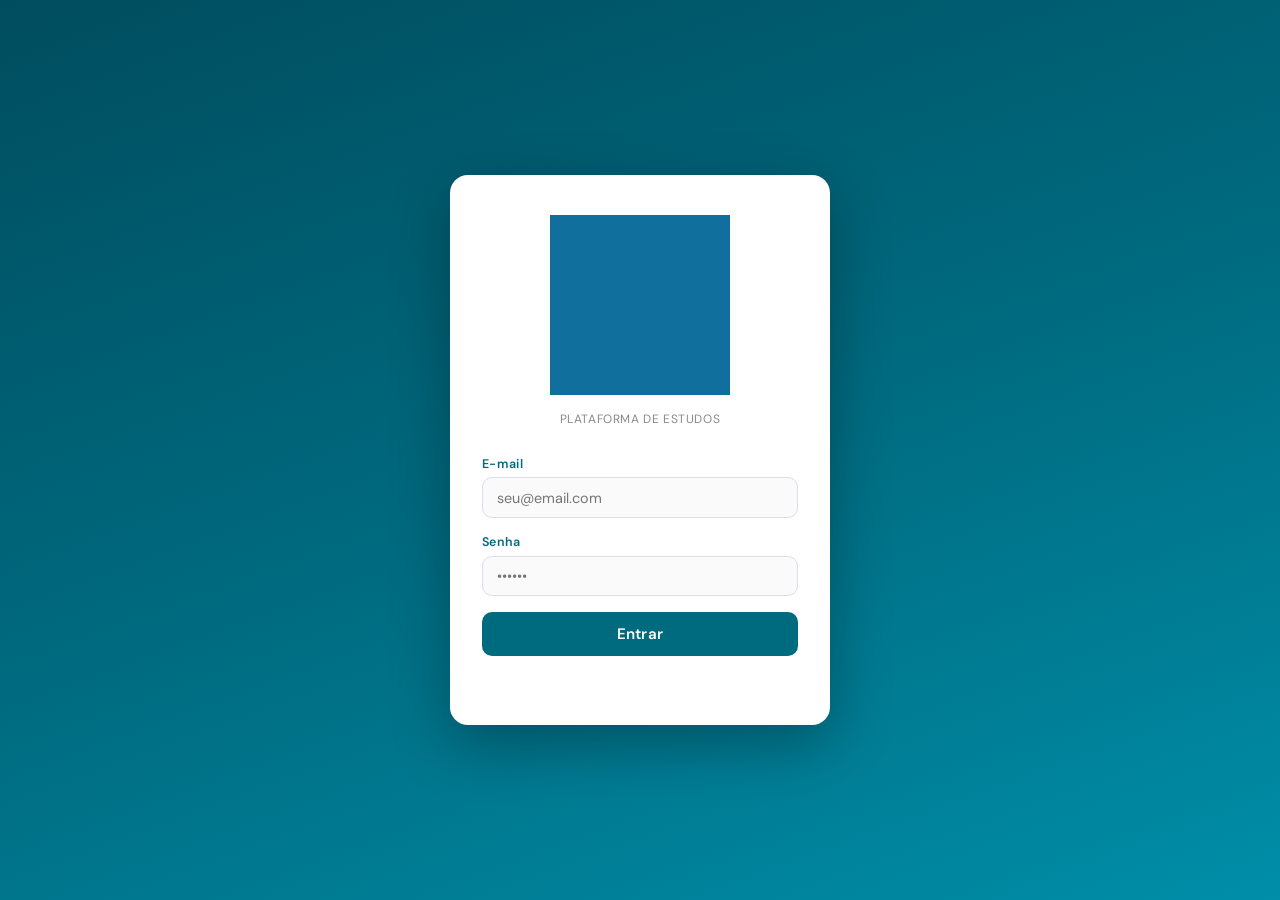
<file: index_atual.html>
<!DOCTYPE html>
<html lang="pt-BR">
<head>
<meta charset="UTF-8">
<meta name="viewport" content="width=device-width, initial-scale=1.0">
<title>IBC Ensino — Plataforma EAD</title>
<link href="https://fonts.googleapis.com/css2?family=Playfair+Display:wght@600;700&family=DM+Sans:wght@300;400;500;600&display=swap" rel="stylesheet">
<style>
  *{box-sizing:border-box;margin:0;padding:0}
  :root{
    --navy:#006a7f;--navy-light:#008ea8;--gold:#008ea8;--gold-light:#33adc0;
    --cream:#f9f6f0;--cream2:#f0ebe0;--text:#1a1a2e;--muted:#6b7280;
    --success:#2d6a4f;--success-bg:#d8f3dc;--danger:#c0392b;--danger-bg:#fde8e8;
    --radius:10px;
  }
  body{font-family:'DM Sans',sans-serif;background:var(--cream);color:var(--text);min-height:100vh}
  .screen{display:none;min-height:100vh;animation:fadeIn .35s ease}
  .screen.active{display:flex}
  @keyframes fadeIn{from{opacity:0;transform:translateY(8px)}to{opacity:1;transform:translateY(0)}}

  /* LOGIN */
  #screen-login{flex-direction:column;align-items:center;justify-content:center;
    background:linear-gradient(160deg,#004d5e 0%,#006a7f 50%,#008ea8 100%);padding:2rem}
  .login-card{background:white;border-radius:18px;padding:2.5rem 2rem;width:100%;max-width:380px;box-shadow:0 20px 60px rgba(0,0,0,0.3)}
  .login-logo{text-align:center;margin-bottom:1.8rem}
  .login-logo .cross{font-size:2.2rem;color:var(--gold)}
  .login-logo h1{font-family:'Playfair Display',serif;font-size:1.5rem;color:var(--navy);line-height:1.2;margin-top:.3rem}
  .login-logo p{font-size:.8rem;color:var(--muted);letter-spacing:.05em;text-transform:uppercase;margin-top:.2rem}
  .field{margin-bottom:1rem}
  .field label{display:block;font-size:.78rem;font-weight:600;color:var(--navy);margin-bottom:.35rem;letter-spacing:.03em}
  .field input{width:100%;padding:.65rem .9rem;border:1.5px solid #dde;border-radius:var(--radius);font-family:inherit;font-size:.9rem;color:var(--text);background:#fafafa;transition:border .2s}
  .field input:focus{outline:none;border-color:var(--navy);background:white}
  .btn-primary{width:100%;padding:.75rem;background:var(--navy);color:white;border:none;border-radius:var(--radius);font-family:inherit;font-size:.95rem;font-weight:600;cursor:pointer;letter-spacing:.02em;transition:background .2s,transform .1s}
  .btn-primary:hover{background:var(--navy-light)}
  .btn-primary:active{transform:scale(.98)}
  .login-error{font-size:.82rem;color:var(--danger);text-align:center;margin-top:.6rem;min-height:1.2rem}

  /* MAIN */
  #screen-main{flex-direction:column;min-height:100vh}
  .topbar{background:var(--navy);color:white;padding:.8rem 1.2rem;display:flex;align-items:center;justify-content:space-between;position:sticky;top:0;z-index:100}
  .topbar-left{display:flex;align-items:center;gap:.7rem}
  .topbar-cross{color:var(--gold);font-size:1.3rem}
  .topbar-title{font-family:'Playfair Display',serif;font-size:1.05rem;font-weight:600}
  .topbar-subtitle{font-size:.7rem;color:rgba(255,255,255,.55);letter-spacing:.05em;text-transform:uppercase}
  .topbar-user{display:flex;align-items:center;gap:.6rem}
  .avatar{width:32px;height:32px;border-radius:50%;background:var(--gold);color:var(--navy);display:flex;align-items:center;justify-content:center;font-weight:700;font-size:.78rem}
  .btn-logout{background:none;border:1px solid rgba(255,255,255,.2);color:rgba(255,255,255,.7);padding:.3rem .7rem;border-radius:6px;font-size:.75rem;cursor:pointer;font-family:inherit;transition:all .2s}
  .btn-logout:hover{background:rgba(255,255,255,.1);color:white}
  .main-body{display:flex;flex:1}
  .sidebar{width:230px;background:white;border-right:1px solid #e8e0d4;padding:1rem .75rem;flex-shrink:0;overflow-y:auto}
  .sidebar-section{margin-bottom:1.2rem}
  .sidebar-label{font-size:.68rem;font-weight:700;color:var(--muted);letter-spacing:.1em;text-transform:uppercase;padding:.3rem .5rem;margin-bottom:.3rem}
  .course-item{padding:.55rem .7rem;border-radius:8px;cursor:pointer;margin-bottom:.15rem;transition:background .15s;display:flex;align-items:center;gap:.5rem}
  .course-item:hover{background:var(--cream2)}
  .course-item.active{background:var(--navy);color:white}
  .course-item.active .ci-icon{color:var(--gold)}
  .ci-icon{font-size:.9rem;flex-shrink:0}
  .ci-text{flex:1;min-width:0}
  .ci-name{font-size:.82rem;font-weight:500;white-space:nowrap;overflow:hidden;text-overflow:ellipsis}
  .ci-progress{font-size:.7rem;opacity:.65;margin-top:.1rem}
  .mini-bar{height:3px;background:#e8e0d4;border-radius:2px;margin-top:.3rem}
  .mini-bar-fill{height:100%;background:var(--gold);border-radius:2px;transition:width .4s}
  .course-item.active .mini-bar{background:rgba(255,255,255,.2)}
  .course-item.active .mini-bar-fill{background:var(--gold-light)}
  .content{flex:1;padding:1.5rem;overflow-y:auto;max-width:860px}

  /* COURSE */
  .course-header{margin-bottom:1.5rem}
  .course-tag{display:inline-block;background:var(--navy);color:var(--gold);font-size:.7rem;font-weight:700;letter-spacing:.08em;text-transform:uppercase;padding:.25rem .7rem;border-radius:20px;margin-bottom:.6rem}
  .course-title{font-family:'Playfair Display',serif;font-size:1.6rem;color:var(--navy);margin-bottom:.4rem}
  .course-meta{font-size:.8rem;color:var(--muted);display:flex;gap:1rem;flex-wrap:wrap}
  .progress-section{background:white;border-radius:var(--radius);padding:1rem 1.2rem;margin-bottom:1.2rem;border:1px solid #e8e0d4}
  .progress-header{display:flex;justify-content:space-between;align-items:center;margin-bottom:.6rem}
  .progress-label{font-size:.8rem;font-weight:600;color:var(--navy)}
  .progress-pct{font-size:.8rem;color:var(--gold);font-weight:700}
  .progress-bar{height:8px;background:var(--cream2);border-radius:4px;overflow:hidden}
  .progress-fill{height:100%;background:linear-gradient(90deg,var(--gold),var(--gold-light));border-radius:4px;transition:width .6s cubic-bezier(.4,0,.2,1)}
  .progress-steps{display:flex;gap:.5rem;margin-top:.6rem}
  .step-dot{width:10px;height:10px;border-radius:50%;background:#e8e0d4;transition:background .3s}
  .step-dot.done{background:var(--gold)}
  .step-dot.current{background:var(--navy);box-shadow:0 0 0 2px var(--navy-light)}
  .tabs{display:flex;gap:0;margin-bottom:1.2rem;background:white;border-radius:var(--radius);border:1px solid #e8e0d4;overflow:hidden}
  .tab{flex:1;padding:.6rem;text-align:center;font-size:.82rem;font-weight:500;cursor:pointer;color:var(--muted);transition:all .2s;border:none;background:none;font-family:inherit}
  .tab.active{background:var(--navy);color:white}
  .tab:hover:not(.active){background:var(--cream2)}

  /* PDF */
  .pdf-section{background:white;border-radius:var(--radius);border:1px solid #e8e0d4;overflow:hidden}
  .pdf-toolbar{background:var(--cream2);padding:.6rem 1rem;display:flex;align-items:center;justify-content:space-between;border-bottom:1px solid #e8e0d4}
  .pdf-toolbar-left{display:flex;align-items:center;gap:.5rem}
  .pdf-filename{font-size:.82rem;font-weight:600;color:var(--navy)}
  .pdf-badge{font-size:.65rem;background:var(--navy);color:var(--gold);padding:.15rem .5rem;border-radius:4px;font-weight:700;text-transform:uppercase;letter-spacing:.05em}
  .pdf-viewer-frame{width:100%;height:500px;border:none;display:block}
  .pdf-list{padding:.5rem}
  .pdf-item{display:flex;align-items:center;gap:.7rem;padding:.65rem .8rem;border-radius:8px;cursor:pointer;transition:background .15s;border:1px solid transparent}
  .pdf-item:hover{background:var(--cream);border-color:#e8e0d4}
  .pdf-item.viewing{background:var(--navy);color:white}
  .pdf-item.viewing .pdf-item-meta{color:rgba(255,255,255,.6)}
  .pdf-item-icon{font-size:1.2rem;flex-shrink:0}
  .pdf-item-name{font-size:.85rem;font-weight:500;flex:1}
  .pdf-item-meta{font-size:.72rem;color:var(--muted)}
  .btn-view{background:var(--gold);color:var(--navy);border:none;padding:.3rem .7rem;border-radius:6px;font-size:.75rem;font-weight:700;cursor:pointer;font-family:inherit}
  .pdf-no-files{padding:2rem;text-align:center;color:var(--muted);font-size:.85rem}

  /* QUIZ */
  .quiz-wrap{background:white;border-radius:var(--radius);border:1px solid #e8e0d4;overflow:hidden}
  .quiz-header{background:var(--navy);padding:1rem 1.2rem;color:white}
  .quiz-title{font-family:'Playfair Display',serif;font-size:1.05rem;color:var(--gold-light)}
  .quiz-desc{font-size:.78rem;color:rgba(255,255,255,.6);margin-top:.2rem}
  .quiz-body{padding:1.2rem}
  .question-card{margin-bottom:1.3rem;padding:1rem 1.1rem;border-radius:8px;background:var(--cream);border:1px solid #e8e0d4;transition:border .2s}
  .question-card.correct{border-color:#2d6a4f;background:#f0fff4}
  .question-card.wrong{border-color:var(--danger);background:#fff5f5}
  .q-num{font-size:.7rem;font-weight:700;color:var(--muted);text-transform:uppercase;letter-spacing:.08em;margin-bottom:.4rem}
  .q-text{font-size:.9rem;font-weight:500;color:var(--navy);margin-bottom:.8rem;line-height:1.5}
  .options{display:flex;flex-direction:column;gap:.4rem}
  .option{display:flex;align-items:center;gap:.6rem;padding:.5rem .7rem;border-radius:7px;cursor:pointer;border:1.5px solid transparent;transition:all .15s;font-size:.85rem;background:white}
  .option:hover{border-color:var(--navy);background:var(--cream)}
  .option input[type=radio]{accent-color:var(--navy);flex-shrink:0}
  .option.selected{border-color:var(--navy);background:#e8edf7}
  .option.correct-ans{border-color:#2d6a4f;background:#d8f3dc;color:#1b4332}
  .option.wrong-ans{border-color:var(--danger);background:#fde8e8;color:#7b1818}
  .q-feedback{font-size:.78rem;margin-top:.6rem;padding:.4rem .7rem;border-radius:5px;font-weight:500}
  .q-feedback.ok{background:var(--success-bg);color:var(--success)}
  .q-feedback.err{background:var(--danger-bg);color:var(--danger)}
  .quiz-actions{display:flex;justify-content:flex-end;gap:.7rem;padding-top:.5rem}
  .btn-secondary{padding:.6rem 1.2rem;background:white;color:var(--navy);border:1.5px solid var(--navy);border-radius:var(--radius);font-family:inherit;font-size:.85rem;font-weight:600;cursor:pointer;transition:all .2s}
  .btn-secondary:hover{background:var(--cream)}
  .btn-gold{padding:.6rem 1.4rem;background:var(--gold);color:var(--navy);border:none;border-radius:var(--radius);font-family:inherit;font-size:.85rem;font-weight:700;cursor:pointer;transition:all .2s}
  .btn-gold:hover{background:var(--gold-light)}
  .quiz-result{text-align:center;padding:2rem 1rem}
  .result-score{font-size:3rem;font-weight:700;color:var(--navy);font-family:'Playfair Display',serif}
  .result-label{font-size:.9rem;color:var(--muted);margin-top:.3rem}
  .result-msg{margin-top:1rem;font-size:.95rem;font-weight:500;padding:.6rem 1rem;border-radius:8px;display:inline-block}
  .result-msg.pass{background:var(--success-bg);color:var(--success)}
  .result-msg.fail{background:var(--danger-bg);color:var(--danger)}

  /* ADMIN */
  .admin-section{background:white;border-radius:var(--radius);border:1px solid #e8e0d4;margin-bottom:1rem;overflow:hidden}
  .admin-section-header{background:var(--cream2);padding:.7rem 1rem;font-size:.8rem;font-weight:700;color:var(--navy);text-transform:uppercase;letter-spacing:.06em;border-bottom:1px solid #e8e0d4}
  .admin-section-body{padding:1rem}
  .form-row{display:flex;gap:.7rem;flex-wrap:wrap;margin-bottom:.8rem}
  .form-group{flex:1;min-width:160px}
  .form-group label{display:block;font-size:.75rem;font-weight:600;color:var(--navy);margin-bottom:.3rem}
  .form-group input,.form-group select,.form-group textarea{width:100%;padding:.55rem .8rem;border:1.5px solid #dde;border-radius:8px;font-family:inherit;font-size:.85rem;color:var(--text);background:#fafafa}
  .form-group input:focus,.form-group select:focus,.form-group textarea:focus{outline:none;border-color:var(--navy)}
  .form-group textarea{resize:vertical;min-height:60px}
  .table-users{width:100%;font-size:.82rem;border-collapse:collapse}
  .table-users th{text-align:left;padding:.5rem .7rem;font-size:.72rem;font-weight:700;color:var(--muted);text-transform:uppercase;letter-spacing:.06em;border-bottom:1px solid #e8e0d4}
  .table-users td{padding:.55rem .7rem;border-bottom:1px solid #f0ebe0}
  .table-users tr:last-child td{border-bottom:none}
  .badge-role{font-size:.65rem;padding:.2rem .5rem;border-radius:4px;font-weight:700;text-transform:uppercase}
  .badge-admin{background:#e8edf7;color:var(--navy)}
  .badge-aluno{background:var(--success-bg);color:var(--success)}
  .btn-sm{padding:.3rem .65rem;border-radius:6px;font-size:.72rem;font-weight:600;cursor:pointer;border:1px solid;font-family:inherit}
  .btn-danger-sm{background:#fff5f5;color:var(--danger);border-color:#f7c6c6}
  .btn-danger-sm:hover{background:var(--danger-bg)}


  /* DASHBOARD */
  .dash-grid{display:grid;grid-template-columns:repeat(auto-fit,minmax(150px,1fr));gap:.9rem;margin-bottom:1.5rem}
  .dash-card{background:white;border-radius:var(--radius);padding:1.1rem 1rem;border:1px solid #e8e0d4;display:flex;flex-direction:column;gap:.3rem}
  .dash-card-icon{font-size:1.4rem}
  .dash-card-value{font-family:'Playfair Display',serif;font-size:2rem;font-weight:700;color:var(--navy);line-height:1}
  .dash-card-label{font-size:.75rem;color:var(--muted);font-weight:500}
  .dash-card.highlight{background:var(--navy);border-color:var(--navy)}
  .dash-card.highlight .dash-card-value{color:white}
  .dash-card.highlight .dash-card-label{color:rgba(255,255,255,.65)}

  /* CATÁLOGO */
  .catalog-filters{display:flex;gap:.5rem;flex-wrap:wrap;margin-bottom:1.2rem}
  .cat-filter{padding:.3rem .85rem;border-radius:20px;border:1.5px solid #e8e0d4;background:white;color:var(--muted);font-family:inherit;font-size:.78rem;font-weight:500;cursor:pointer;transition:all .15s}
  .cat-filter.active,.cat-filter:hover{background:var(--navy);color:white;border-color:var(--navy)}
  .catalog-grid{display:grid;grid-template-columns:repeat(auto-fill,minmax(220px,1fr));gap:1rem}
  .course-card{background:white;border-radius:var(--radius);border:1px solid #e8e0d4;overflow:hidden;cursor:pointer;transition:box-shadow .2s,transform .15s}
  .course-card:hover{box-shadow:0 6px 24px rgba(0,106,127,.12);transform:translateY(-2px)}
  .course-card-banner{height:80px;display:flex;align-items:center;justify-content:center;font-size:2.5rem;background:linear-gradient(135deg,#004d5e,#008ea8)}
  .course-card-body{padding:.8rem}
  .course-card-tag{font-size:.65rem;font-weight:700;text-transform:uppercase;letter-spacing:.06em;color:var(--navy-light);margin-bottom:.3rem}
  .course-card-name{font-size:.9rem;font-weight:600;color:var(--navy);margin-bottom:.5rem;line-height:1.3}
  .course-card-meta{font-size:.72rem;color:var(--muted);display:flex;gap:.7rem}
  .course-card-progress{margin-top:.6rem}
  .cc-bar{height:4px;background:var(--cream2);border-radius:2px;overflow:hidden}
  .cc-bar-fill{height:100%;background:var(--navy-light);border-radius:2px;transition:width .4s}
  .cc-pct{font-size:.68rem;color:var(--muted);margin-top:.25rem}
  .badge-cat{display:inline-block;font-size:.65rem;padding:.2rem .55rem;border-radius:4px;font-weight:600;background:#e8f4f6;color:var(--navy)}

  /* CATEGORIAS */
  .cat-list{display:flex;flex-wrap:wrap;gap:.5rem;margin-top:.5rem}
  .cat-chip{display:inline-flex;align-items:center;gap:.4rem;padding:.3rem .7rem;border-radius:20px;background:#e8f4f6;color:var(--navy);font-size:.78rem;font-weight:500}
  .cat-chip button{background:none;border:none;cursor:pointer;color:var(--muted);font-size:.8rem;line-height:1;padding:0;margin-left:.1rem}
  .cat-chip button:hover{color:var(--danger)}

  /* ── COURSE TABS EXPANDIDOS ── */
  .tabs-5{display:flex;gap:0;margin-bottom:1.2rem;background:white;border-radius:var(--radius);border:1px solid #e8e0d4;overflow:hidden;flex-wrap:wrap}
  .tabs-5 .tab{flex:1;min-width:80px;padding:.55rem .4rem;font-size:.75rem}

  /* ── RESUMO ── */
  .resumo-box{background:white;border-radius:var(--radius);border:1px solid #e8e0d4;padding:1.1rem 1.2rem;margin-bottom:1rem}
  .resumo-desc{font-size:.88rem;color:var(--text);line-height:1.65;margin-bottom:1rem}
  .resumo-stats{display:flex;gap:.8rem;flex-wrap:wrap}
  .resumo-stat{display:flex;align-items:center;gap:.4rem;font-size:.8rem;color:var(--muted);background:var(--cream);padding:.4rem .75rem;border-radius:6px}
  .resumo-stat strong{color:var(--navy)}

  /* ── MÓDULOS ── */
  .modulo-list{display:flex;flex-direction:column;gap:.5rem}
  .modulo-item{background:white;border:1px solid #e8e0d4;border-radius:8px;padding:.65rem .9rem;display:flex;align-items:center;gap:.7rem}
  .modulo-num{width:24px;height:24px;border-radius:50%;background:var(--navy);color:white;display:flex;align-items:center;justify-content:center;font-size:.7rem;font-weight:700;flex-shrink:0}
  .modulo-name{font-size:.85rem;font-weight:500;color:var(--navy);flex:1}
  .modulo-dur{font-size:.72rem;color:var(--muted)}

  /* ── MATERIAIS ── */
  .material-list{display:flex;flex-direction:column;gap:.5rem}
  .material-item{background:white;border:1px solid #e8e0d4;border-radius:8px;padding:.6rem .9rem;display:flex;align-items:center;gap:.7rem;transition:background .15s}
  .material-item:hover{background:var(--cream)}
  .mat-icon{font-size:1.2rem;flex-shrink:0}
  .mat-info{flex:1;min-width:0}
  .mat-name{font-size:.85rem;font-weight:500;color:var(--navy)}
  .mat-meta{font-size:.7rem;color:var(--muted);margin-top:.1rem}
  .mat-type{font-size:.65rem;font-weight:700;text-transform:uppercase;letter-spacing:.05em;padding:.15rem .45rem;border-radius:3px}
  .mat-pdf{background:#fde8e8;color:#a00}
  .mat-link{background:#e8f4f6;color:var(--navy)}
  .mat-viewing{background:var(--navy);color:white}
  .mat-viewing .mat-name,.mat-viewing .mat-meta{color:rgba(255,255,255,.85)}

  /* ── PERGUNTAS AO TUTOR ── */
  .pergunta-list{display:flex;flex-direction:column;gap:.8rem;margin-bottom:1rem}
  .pergunta-card{background:white;border:1px solid #e8e0d4;border-radius:8px;overflow:hidden}
  .pergunta-header{padding:.65rem .9rem;display:flex;align-items:flex-start;gap:.6rem}
  .pergunta-avatar{width:28px;height:28px;border-radius:50%;background:var(--navy);color:white;display:flex;align-items:center;justify-content:center;font-size:.7rem;font-weight:700;flex-shrink:0}
  .pergunta-meta{flex:1}
  .pergunta-autor{font-size:.78rem;font-weight:600;color:var(--navy)}
  .pergunta-data{font-size:.68rem;color:var(--muted)}
  .pergunta-texto{font-size:.85rem;color:var(--text);line-height:1.5;padding:.1rem 0 .6rem 2.5rem}
  .resposta-area{background:var(--cream2);border-top:1px solid #e8e0d4;padding:.7rem .9rem;display:flex;align-items:flex-start;gap:.6rem}
  .resposta-avatar{width:24px;height:24px;border-radius:50%;background:var(--gold);color:var(--navy);display:flex;align-items:center;justify-content:center;font-size:.65rem;font-weight:700;flex-shrink:0;margin-top:.15rem}
  .resposta-texto{font-size:.82rem;color:var(--text);flex:1;line-height:1.5}
  .resposta-form{background:var(--cream2);border-top:1px solid #e8e0d4;padding:.7rem .9rem}
  .resposta-form textarea{width:100%;padding:.5rem .7rem;border:1.5px solid #dde;border-radius:7px;font-family:inherit;font-size:.82rem;resize:vertical;min-height:56px;background:white}
  .resposta-form textarea:focus{outline:none;border-color:var(--navy)}
  .badge-respondida{font-size:.65rem;font-weight:700;text-transform:uppercase;letter-spacing:.04em;padding:.15rem .5rem;border-radius:4px;background:var(--success-bg);color:var(--success)}
  .badge-pendente{font-size:.65rem;font-weight:700;text-transform:uppercase;letter-spacing:.04em;padding:.15rem .5rem;border-radius:4px;background:#fff3cd;color:#856404}

  /* ── ADMIN MATERIAL FORM ── */
  .mat-type-toggle{display:flex;gap:0;border:1.5px solid #dde;border-radius:8px;overflow:hidden;margin-bottom:.8rem}
  .mat-type-btn{flex:1;padding:.45rem;text-align:center;font-size:.8rem;font-weight:500;cursor:pointer;border:none;background:#fafafa;font-family:inherit;color:var(--muted);transition:all .15s}
  .mat-type-btn.active{background:var(--navy);color:white}
  @media(max-width:600px){
    .sidebar{width:100%;border-right:none;border-bottom:1px solid #e8e0d4}
    .main-body{flex-direction:column}
  }
</style>
</head>
<body>

<!-- LOGIN -->
<div id="screen-login" class="screen active">
  <div class="login-card">
    <div class="login-logo">
      <img src="[data-uri]" alt="Escola da IBC" style="width:180px;margin-bottom:.5rem;filter:brightness(0) saturate(100%) invert(35%) sepia(80%) saturate(500%) hue-rotate(155deg) brightness(90%)">
      <p style="font-size:.75rem;color:#888;letter-spacing:.05em;text-transform:uppercase;margin-top:.2rem">Plataforma de Estudos</p>
    </div>
    <div class="field">
      <label>E-mail</label>
      <input type="email" id="login-email" placeholder="seu@email.com" autocomplete="off">
    </div>
    <div class="field">
      <label>Senha</label>
      <input type="password" id="login-pass" placeholder="••••••">
    </div>
    <button class="btn-primary" onclick="doLogin()">Entrar</button>
    <div class="login-error" id="login-error"></div>
  </div>
</div>

<!-- MAIN -->
<div id="screen-main" class="screen" style="flex-direction:column">
  <div class="topbar">
    <div class="topbar-left">
      <img src="[data-uri]" alt="Escola da IBC" style="height:36px;filter:brightness(0) invert(1);margin-right:.5rem">
      <div style="border-left:1px solid rgba(255,255,255,.25);padding-left:.7rem">
        <div class="topbar-subtitle">Plataforma EAD</div>
      </div>
    </div>
    <div class="topbar-user">
      <div class="avatar" id="topbar-avatar">A</div>
      <div style="display:flex;flex-direction:column;align-items:flex-start"><span style="font-size:.82rem;color:rgba(255,255,255,.85);line-height:1.2" id="topbar-name">Usuário</span><span style="font-size:.65rem;color:rgba(255,255,255,.5)" id="topbar-role">—</span></div>
      <button class="btn-logout" onclick="doLogout()">Sair</button>
    </div>
  </div>
  <div class="main-body">
    <div class="sidebar" id="sidebar">
      <div class="sidebar-section">
        <div class="sidebar-label">Menu</div>
        <div class="course-item" id="nav-catalog" onclick="showCatalog()">
          <span class="ci-icon">🗂️</span>
          <div class="ci-text"><div class="ci-name">Catálogo de Cursos</div></div>
        </div>
      </div>
      <div class="sidebar-section">
        <div class="sidebar-label">Meus Cursos</div>
        <div id="course-list"></div>
      </div>
      <div class="sidebar-section" id="admin-nav-section" style="display:none">
        <div class="sidebar-label">Administração</div>
        <div class="course-item" id="nav-admin-dashboard" onclick="showAdminPanel('dashboard')" style="display:none">
          <span class="ci-icon">📊</span>
          <div class="ci-text"><div class="ci-name">Dashboard</div></div>
        </div>
        <div class="course-item" id="nav-admin-catalog" onclick="showAdminPanel('catalog')">
          <span class="ci-icon">🗂️</span>
          <div class="ci-text"><div class="ci-name">Catálogo de Cursos</div></div>
        </div>
        <div class="course-item" id="nav-admin-categories" onclick="showAdminPanel('categories')" style="display:none">
          <span class="ci-icon">🏷️</span>
          <div class="ci-text"><div class="ci-name">Categorias</div></div>
        </div>
        <div class="course-item" id="nav-admin-courses" onclick="showAdminPanel('courses')" style="display:none">
          <span class="ci-icon">➕</span>
          <div class="ci-text"><div class="ci-name">Novo Curso</div></div>
        </div>
        <div class="course-item" id="nav-admin-users" onclick="showAdminPanel('users')">
          <span class="ci-icon">👥</span>
          <div class="ci-text"><div class="ci-name">Usuários</div></div>
        </div>
      </div>
    </div>
    <div class="content" id="main-content"></div>
  </div>
</div>

<script>
const USERS_DEFAULT=[
  {id:1,name:'Pastor Admin',email:'admin@ibc.com',pass:'admin123',role:'admin'},
  {id:2,name:'Prof. Maria',email:'tutor@ibc.com',pass:'ibc2024',role:'tutor',cursos:[]},
  {id:3,name:'João Silva',email:'joao@ibc.com',pass:'ibc2024',role:'aluno-interno'},
  {id:4,name:'Pedro Costa',email:'pedro@email.com',pass:'ibc2024',role:'aluno-externo'},
];

// ── Helpers de permissão ──
// ── Filtro de cursos por perfil ──
function cursosVisiveis(){
  if(isAdmin(currentUser)||isTutor(currentUser)) return courses;
  if(isAlunoInterno(currentUser)) return courses; // interno vê todos
  // externo vê só públicos
  return courses.filter(c=>c.acesso==='publico'||!c.acesso);
}

function isAdmin(u){ return (u||currentUser).role==='admin'; }
function isTutor(u){ return (u||currentUser).role==='tutor'; }
function isAlunoInterno(u){ return (u||currentUser).role==='aluno-interno'; }
function isAlunoExterno(u){ return (u||currentUser).role==='aluno-externo'; }
function isAluno(u){ const r=(u||currentUser).role; return r==='aluno-interno'||r==='aluno-externo'||r==='aluno'; }
function canManageCourse(u,cid){
  u=u||currentUser;
  if(isAdmin(u)) return true;
  if(isTutor(u)) return (u.cursos||[]).includes(cid);
  return false;
}
function canEditContent(cid){ return canManageCourse(currentUser,cid); }

function roleBadge(role){
  const map={
    'admin':     {cls:'badge-admin',     label:'Admin'},
    'tutor':     {cls:'badge-tutor',     label:'Professor/Tutor'},
    'aluno-interno': {cls:'badge-aluno-interno', label:'Aluno Interno'},
    'aluno-externo': {cls:'badge-aluno-externo', label:'Aluno Externo'},
    'aluno':     {cls:'badge-aluno',     label:'Aluno'},
  };
  const r=map[role]||{cls:'badge-aluno',label:role};
  return '<span class="badge-role '+r.cls+'">'+r.label+'</span>';
}

function roleIcon(role){
  return {admin:'🛡️',tutor:'🎓','aluno-interno':'✝️','aluno-externo':'👤',aluno:'👤'}[role]||'👤';
}
function roleDesc(role){
  return {
    admin:'Acesso total à plataforma: cursos, usuários, dashboard e configurações.',
    tutor:'Acesso total aos cursos vinculados: editar conteúdo, responder perguntas e ver progresso dos alunos.',
    'aluno-interno':'Membro da igreja. Acesso a todos os cursos disponíveis.',
    'aluno-externo':'Visitante ou externo. Acesso aos cursos permitidos para o público geral.',
    aluno:'Aluno.',
  }[role]||'';
}
const COURSES_DEFAULT=[
  {id:1,name:'Fundamentos da Fé',tag:'Teologia',icon:'📖',acesso:'interno',resumo:'Um estudo introdutório sobre os pilares da fé cristã: a Bíblia, a salvação e a vida em comunidade.',duracao:'4 semanas',modules:[{nome:'Introdução à Fé',dur:'30 min'},{nome:'A Bíblia e sua Autoridade',dur:'45 min'},{nome:'A Doutrina da Salvação',dur:'45 min'},{nome:'A Igreja e sua Missão',dur:'40 min'}],materiais:[],perguntas:[],
    quiz:[
      {q:'O que significa a palavra "Evangelho"?',opts:['Boa notícia','Livro sagrado','Tradição religiosa','Mandamento'],ans:0,exp:'Evangelho vem do grego "euangelion", que significa "boa notícia".'},
      {q:'Quantos livros compõem a Bíblia?',opts:['60','66','72','80'],ans:1,exp:'A Bíblia é composta por 66 livros — 39 no AT e 27 no NT.'},
      {q:'O que é justificação pela fé?',opts:['Obras que nos tornam justos','Ser declarado justo pela fé em Cristo','Um ritual de purificação','Uma promessa futura'],ans:1,exp:'Rm 5:1 — "Justificados pela fé, temos paz com Deus."'},
      {q:'Qual é a missão principal da Igreja?',opts:['Arrecadar fundos','Fazer discípulos de todas as nações','Organizar eventos sociais','Preservar tradições'],ans:1,exp:'Mt 28:19 — "Ide, e fazei discípulos de todas as nações."'},
    ]
  },
  {id:2,name:'Discipulado Cristão',tag:'Crescimento',icon:'🌱',acesso:'interno',resumo:'Aprenda o que significa seguir a Jesus no dia a dia, desenvolvendo disciplinas espirituais e vivendo a missão.',duracao:'3 semanas',modules:[{nome:'O Chamado ao Discipulado',dur:'35 min'},{nome:'Obediência e Caráter',dur:'40 min'},{nome:'A Vida de Oração',dur:'35 min'},{nome:'Vivendo a Missão',dur:'30 min'}],materiais:[],perguntas:[],
    quiz:[
      {q:'O que significa ser discípulo de Jesus?',opts:['Ir à igreja aos domingos','Seguir e aprender com Jesus diariamente','Memorizar versículos','Ser membro de um grupo'],ans:1,exp:'Discipulado é um estilo de vida de seguir a Jesus.'},
      {q:'Qual a frequência ideal de oração segundo Paulo?',opts:['Apenas em dificuldades','Somente em cultos','Incessantemente','Uma vez por semana'],ans:2,exp:'1Ts 5:17 — "Orai sem cessar."'},
      {q:'O que é o fruto do Espírito?',opts:['Habilidades espirituais','Amor, alegria, paz e mais virtudes','Milagres e curas','Conhecimento bíblico'],ans:1,exp:'Gl 5:22-23 lista amor, alegria, paz, paciência, bondade, benignidade, fidelidade, mansidão, domínio próprio.'},
    ]
  },
  {id:3,name:'Estudo Bíblico — Salmos',tag:'Bíblia',icon:'🕊️',acesso:'publico',resumo:'Mergulhe no livro dos Salmos explorando os gêneros literários, contexto histórico e aplicação para hoje.',duracao:'3 semanas',modules:[{nome:'Salmos de Louvor',dur:'40 min'},{nome:'Salmos de Lamento',dur:'35 min'},{nome:'Salmos de Confiança',dur:'35 min'},{nome:'Salmos de Gratidão',dur:'30 min'}],materiais:[],perguntas:[],
    quiz:[
      {q:'Quem escreveu a maioria dos Salmos?',opts:['Moisés','Davi','Salomão','Asafe'],ans:1,exp:'Cerca de 73 salmos são atribuídos ao rei Davi.'},
      {q:'O Salmo 23 começa com qual frase?',opts:['"Deus é o nosso refúgio"','"O Senhor é o meu pastor"','"Alegremo-nos no Senhor"','"Cantai ao Senhor"'],ans:1,exp:'Sl 23:1 — "O Senhor é o meu pastor; nada me faltará."'},
      {q:'Quantos Salmos existem no total?',opts:['100','120','150','175'],ans:2,exp:'O livro dos Salmos contém 150 poemas e cânticos.'},
    ]
  },
];

let users=JSON.parse(localStorage.getItem('ibc_users')||'null')||USERS_DEFAULT;
let courses=JSON.parse(localStorage.getItem('ibc_courses')||'null')||COURSES_DEFAULT;
let progress=JSON.parse(localStorage.getItem('ibc_progress')||'{}');
let currentUser=null,currentCourse=null,activeTab='material',quizAnswers={},quizSubmitted=false,viewingPDF=null;

function save(){
  localStorage.setItem('ibc_users',JSON.stringify(users));
  localStorage.setItem('ibc_courses',JSON.stringify(courses));
  localStorage.setItem('ibc_progress',JSON.stringify(progress));
}

function doLogin(){
  const email=document.getElementById('login-email').value.trim().toLowerCase();
  const pass=document.getElementById('login-pass').value;
  const u=users.find(x=>x.email.toLowerCase()===email&&x.pass===pass);
  if(!u){document.getElementById('login-error').textContent='E-mail ou senha incorretos.';return;}
  currentUser=u;
  document.getElementById('topbar-name').textContent=u.name;
  const roleLabels={'admin':'Administrador','tutor':'Professor/Tutor','aluno-interno':'Aluno Interno','aluno-externo':'Aluno Externo','aluno':'Aluno'};
  document.getElementById('topbar-role').textContent=roleLabels[u.role]||u.role;
  document.getElementById('topbar-avatar').textContent=u.name.charAt(0).toUpperCase();
  document.getElementById('admin-nav-section').style.display=(u.role==='admin'||u.role==='tutor')?'block':'none';
  renderCourseList();
  // Ajustar visibilidade do menu conforme perfil
  const isAdminUser = u.role==='admin';
  const isTutorUser = u.role==='tutor';
  ['nav-admin-dashboard','nav-admin-categories','nav-admin-courses'].forEach(id=>{
    const el=document.getElementById(id);
    if(el) el.style.display=isAdminUser?'flex':'none';
  });
  // Usuários: admin vê todos, tutor vê só alunos dos seus cursos
  const usersNav=document.getElementById('nav-admin-users');
  if(usersNav) usersNav.style.display=(isAdminUser||isTutorUser)?'flex':'none';
  show('main');
  if(isAdminUser) renderDashboard();
  else if(isTutorUser) renderAdminCatalog();
  else renderCatalogView('');
}
document.getElementById('login-pass').addEventListener('keydown',e=>{if(e.key==='Enter')doLogin();});

function doLogout(){
  currentUser=null;currentCourse=null;
  document.getElementById('login-email').value='';
  document.getElementById('login-pass').value='';
  show('login');
}
function show(s){
  document.querySelectorAll('.screen').forEach(x=>x.classList.remove('active'));
  document.getElementById('screen-'+s).classList.add('active');
}

function getCourseProgress(cid){
  const key=`${currentUser.id}_${cid}`;
  const p=progress[key]||{};
  let done=0;
  if(p.materialDone)done++;
  if(p.quizScore!==undefined)done++;
  return Math.round((done/2)*100);
}

function renderCourseList(){
  const el=document.getElementById('course-list');
  el.innerHTML='';
  cursosVisiveis().forEach(c=>{
    const pct=getCourseProgress(c.id);
    const div=document.createElement('div');
    div.className='course-item'+(currentCourse&&currentCourse.id===c.id?' active':'');
    div.id='course-nav-'+c.id;
    div.innerHTML=`<span class="ci-icon">${c.icon||'📚'}</span>
      <div class="ci-text">
        <div class="ci-name">${c.name}</div>
        <div class="ci-progress">${pct}% concluído</div>
        <div class="mini-bar"><div class="mini-bar-fill" style="width:${pct}%"></div></div>
      </div>`;
    div.onclick=()=>selectCourse(c.id);
    el.appendChild(div);
  });
}

function selectCourse(id){
  currentCourse=courses.find(c=>c.id===id);
  activeTab='resumo';quizAnswers={};quizSubmitted=false;viewingPDF=null;
  document.querySelectorAll('.course-item').forEach(x=>x.classList.remove('active'));
  const nav=document.getElementById('course-nav-'+id);
  if(nav)nav.classList.add('active');
  renderCourse();
}

function renderCourse(){
  const c=currentCourse;
  const pct=getCourseProgress(c.id);
  const key=`${currentUser.id}_${c.id}`;
  const p=progress[key]||{};
  const mats=(c.materiais||c.pdfs||[]);
  const nPerg=(c.perguntas||[]).length;
  const nPendente=(c.perguntas||[]).filter(q=>!q.resposta).length;
  document.getElementById('main-content').innerHTML=`
    <div class="course-header">
      <span class="course-tag">${c.tag}</span>
      <h1 class="course-title">${c.icon} ${c.name}</h1>
      <div class="course-meta">
        <span>📋 ${(c.modules||[]).length} módulos</span>
        ${c.duracao?`<span>⏱ ${c.duracao}</span>`:''}
        <span>📄 ${mats.length} material(is)</span>
        <span>❓ ${c.quiz.length} questões</span>
        ${nPerg?`<span>💬 ${nPerg} pergunta(s)${nPendente?' · '+nPendente+' pendente(s)':''}</span>`:''}
      </div>
    </div>
    <div class="progress-section">
      <div class="progress-header">
        <span class="progress-label">Seu progresso</span>
        <span class="progress-pct" id="prog-pct">${pct}%</span>
      </div>
      <div class="progress-bar"><div class="progress-fill" id="prog-fill" style="width:${pct}%"></div></div>
      <div class="progress-steps">
        <div class="step-dot ${p.materialDone?'done':'current'}" title="Material"></div>
        <div class="step-dot ${p.quizScore!==undefined?'done':(p.materialDone?'current':'')}" title="Exercícios"></div>
      </div>
    </div>
    <div class="tabs tabs-5">
      <button class="tab ${activeTab==='resumo'?'active':''}" id="tab-btn-resumo" onclick="setTab('resumo')">📋 Resumo</button>
      <button class="tab ${activeTab==='modulos'?'active':''}" id="tab-btn-modulos" onclick="setTab('modulos')">🗂️ Módulos</button>
      <button class="tab ${activeTab==='material'?'active':''}" id="tab-btn-material" onclick="setTab('material')">📄 Material</button>
      <button class="tab ${activeTab==='quiz'?'active':''}" id="tab-btn-quiz" onclick="setTab('quiz')">📝 Exercícios</button>
      <button class="tab ${activeTab==='perguntas'?'active':''}" id="tab-btn-perguntas" onclick="setTab('perguntas')">💬 Perguntas${nPendente&&canManageCourse(currentUser,c.id)?' ('+nPendente+')':''}</button>
    </div>
    <div id="tab-content"></div>`;
  renderTabContent();
}

function setTab(tab){
  activeTab=tab;
  ['resumo','modulos','material','quiz','perguntas'].forEach(t=>{
    const btn=document.getElementById('tab-btn-'+t);
    if(btn)btn.classList.toggle('active',t===tab);
  });
  renderTabContent();
}

function renderTabContent(){
  const el=document.getElementById('tab-content');
  if(!el)return;
  if(activeTab==='resumo') el.innerHTML=renderResumo();
  else if(activeTab==='modulos') el.innerHTML=renderModulos();
  else if(activeTab==='material') el.innerHTML=renderMaterial();
  else if(activeTab==='quiz') el.innerHTML=renderQuiz();
  else if(activeTab==='perguntas') el.innerHTML=renderPerguntas();
}

function renderMaterial(){
  const c=currentCourse;
  const key=`${currentUser.id}_${c.id}`;
  const p=progress[key]||{};
  const mats=c.materiais||c.pdfs||[];

  const matItems=mats.map((m,i)=>{
    const isLink=m.tipo==='link';
    const isViewing=viewingPDF===i;
    let actions='';
    if(isLink){
      actions=`<a href="${m.url}" target="_blank" class="btn-view" style="text-decoration:none">Abrir</a>`;
    } else if(m.url){
      actions=`<button class="btn-view" onclick="event.stopPropagation();viewPDF(${i})">Ver</button>`;
    }
    return `<div class="material-item ${isViewing?'mat-viewing':''}" onclick="${isLink?'':('viewPDF('+i+')')}">
      <span class="mat-icon">${isLink?'🔗':'📄'}</span>
      <div class="mat-info">
        <div class="mat-name">${m.name}</div>
        <div class="mat-meta">${isLink?m.url:(m.size||'—')}</div>
      </div>
      <span class="mat-type ${isLink?'mat-link':'mat-pdf'}">${isLink?'LINK':'PDF'}</span>
      ${actions}
    </div>`;
  }).join('');

  const adminForm=canEditContent(c.id)?`
    <div class="admin-section" style="margin-top:1rem">
      <div class="admin-section-header">➕ Adicionar Material</div>
      <div class="admin-section-body">
        <div class="mat-type-toggle">
          <button class="mat-type-btn active" id="mtype-pdf" onclick="toggleMatType('pdf')">📄 PDF</button>
          <button class="mat-type-btn" id="mtype-link" onclick="toggleMatType('link')">🔗 Link</button>
        </div>
        <div class="form-row">
          <div class="form-group"><label>Nome / título</label>
            <input type="text" id="mat-name-input" placeholder="Ex: Apostila Módulo 1">
          </div>
        </div>
        <div id="mat-pdf-area">
          <input type="file" id="pdf-file-input" accept=".pdf" style="margin-bottom:.8rem;width:100%;font-size:.82rem">
        </div>
        <div id="mat-link-area" style="display:none">
          <div class="form-group"><label>URL</label>
            <input type="url" id="mat-link-input" placeholder="https://...">
          </div>
        </div>
        <button class="btn-gold" onclick="addMaterial()">Adicionar material</button>
      </div>
    </div>`:'';

  const viewerHtml=viewingPDF!==null&&mats[viewingPDF]&&mats[viewingPDF].url&&mats[viewingPDF].tipo!=='link'?`
    <div class="pdf-section" style="margin-bottom:1rem">
      <div class="pdf-toolbar">
        <div class="pdf-toolbar-left">
          <span class="pdf-badge">PDF</span>
          <span class="pdf-filename">${mats[viewingPDF].name}</span>
        </div>
        <button class="btn-sm" style="border-color:#dde;background:#f5f5f5;color:var(--text)" onclick="viewingPDF=null;renderTabContent()">✕ Fechar</button>
      </div>
      <iframe class="pdf-viewer-frame" src="${mats[viewingPDF].url}"></iframe>
    </div>`:'';

  const markBtn=!p.materialDone
    ?`<button class="btn-gold" style="margin-top:1rem" onclick="markMaterialDone(${c.id})">✓ Marcar material como concluído</button>`
    :`<div style="color:var(--success);font-weight:600;font-size:.85rem;margin-top:.8rem">✓ Material concluído!</div>`;

  return viewerHtml
    +`<div class="pdf-section">
      <div class="pdf-toolbar">
        <div class="pdf-toolbar-left">
          <span class="pdf-badge">MATERIAL</span>
          <span class="pdf-filename">${mats.length} item(ns)</span>
        </div>
      </div>
      ${mats.length?'<div class="material-list" style="padding:.5rem">'+matItems+'</div>':'<div class="pdf-no-files">Nenhum material adicionado ainda.</div>'}
    </div>`
    +adminForm+markBtn;
}
function viewPDF(i){viewingPDF=viewingPDF===i?null:i;renderTabContent();}

let currentMatType='pdf';
function toggleMatType(t){
  currentMatType=t;
  document.getElementById('mtype-pdf').classList.toggle('active',t==='pdf');
  document.getElementById('mtype-link').classList.toggle('active',t==='link');
  document.getElementById('mat-pdf-area').style.display=t==='pdf'?'block':'none';
  document.getElementById('mat-link-area').style.display=t==='link'?'block':'none';
}
function addMaterial(){
  const name=document.getElementById('mat-name-input').value.trim();
  if(!name){alert('Informe um nome.');return;}
  if(!currentCourse.materiais) currentCourse.materiais=[];
  if(currentMatType==='link'){
    const url=document.getElementById('mat-link-input').value.trim();
    if(!url){alert('Informe a URL.');return;}
    currentCourse.materiais.push({name,url,tipo:'link'});
  } else {
    const fileEl=document.getElementById('pdf-file-input');
    const file=fileEl.files[0];
    if(!file){alert('Selecione um arquivo PDF.');return;}
    const url=URL.createObjectURL(file);
    const size=(file.size/1024/1024).toFixed(1)+' MB';
    currentCourse.materiais.push({name,url,size,tipo:'pdf'});
    fileEl.value='';
  }
  courses=courses.map(c=>c.id===currentCourse.id?currentCourse:c);
  save();
  document.getElementById('mat-name-input').value='';
  if(document.getElementById('mat-link-input')) document.getElementById('mat-link-input').value='';
  renderTabContent();
}

function markMaterialDone(cid){
  const key=`${currentUser.id}_${cid}`;
  if(!progress[key])progress[key]={};
  progress[key].materialDone=true;
  save();renderCourseList();renderCourse();setTab('material');
}

function renderQuiz(){
  const c=currentCourse;
  const key=`${currentUser.id}_${c.id}`;
  const p=progress[key]||{};
  if(quizSubmitted||p.quizScore!==undefined){
    const score=quizSubmitted?calcScore():p.quizScore;
    const total=c.quiz.length;
    const pct=Math.round((score/total)*100);
    const pass=pct>=60;
    const reviewHtml=c.quiz.map((q,i)=>{
      const chosen=quizAnswers[i];
      const correct=q.ans;
      const isRight=chosen===correct;
      return `<div class="question-card ${isRight?'correct':'wrong'}">
        <div class="q-num">Questão ${i+1}</div>
        <div class="q-text">${q.q}</div>
        <div class="options">
          ${q.opts.map((o,j)=>`<div class="option ${j===correct?'correct-ans':(chosen===j&&!isRight?'wrong-ans':'')}">
            <input type="radio" disabled ${chosen===j?'checked':''}><span>${o}</span>
          </div>`).join('')}
        </div>
        <div class="q-feedback ${isRight?'ok':'err'}">${isRight?'✓ Correto!':'✗ Incorreto — '+q.exp}</div>
      </div>`;
    }).join('');
    return `<div class="quiz-wrap">
      <div class="quiz-header"><div class="quiz-title">Resultado</div><div class="quiz-desc">${c.name}</div></div>
      <div class="quiz-body">
        <div class="quiz-result">
          <div class="result-score">${score}/${total}</div>
          <div class="result-label">${pct}% de aproveitamento</div>
          <div class="result-msg ${pass?'pass':'fail'}">${pass?'🎉 Parabéns! Você passou!':'📚 Continue estudando e tente novamente!'}</div>
        </div>
        <hr style="border:none;border-top:1px solid #e8e0d4;margin:1rem 0">
        ${reviewHtml}
        <div class="quiz-actions"><button class="btn-secondary" onclick="retakeQuiz()">Tentar novamente</button></div>
      </div>
    </div>`;
  }
  const questionsHtml=c.quiz.map((q,i)=>`
    <div class="question-card" id="qcard-${i}">
      <div class="q-num">Questão ${i+1} de ${c.quiz.length}</div>
      <div class="q-text">${q.q}</div>
      <div class="options">
        ${q.opts.map((o,j)=>`<div class="option ${quizAnswers[i]===j?'selected':''}" onclick="selectOpt(${i},${j})">
          <input type="radio" name="q${i}" ${quizAnswers[i]===j?'checked':''} readonly><span>${o}</span>
        </div>`).join('')}
      </div>
    </div>`).join('');
  return `<div class="quiz-wrap">
    <div class="quiz-header"><div class="quiz-title">Exercícios — ${c.name}</div><div class="quiz-desc">${c.quiz.length} questões · Mínimo 60% para aprovação</div></div>
    <div class="quiz-body">${questionsHtml}
      <div class="quiz-actions"><button class="btn-gold" onclick="submitQuiz()">Enviar respostas →</button></div>
    </div>
  </div>`;
}

function selectOpt(qi,oi){
  quizAnswers[qi]=oi;
  document.querySelectorAll(`#qcard-${qi} .option`).forEach((o,j)=>{
    o.classList.toggle('selected',j===oi);
    o.querySelector('input').checked=(j===oi);
  });
}
function calcScore(){return currentCourse.quiz.filter((q,i)=>quizAnswers[i]===q.ans).length;}
function submitQuiz(){
  if(Object.keys(quizAnswers).length<currentCourse.quiz.length){alert('Responda todas as questões antes de enviar.');return;}
  quizSubmitted=true;
  const score=calcScore();
  const key=`${currentUser.id}_${currentCourse.id}`;
  if(!progress[key])progress[key]={};
  if(progress[key].quizScore===undefined||score>progress[key].quizScore)progress[key].quizScore=score;
  save();renderCourse();setTab('quiz');
}
function retakeQuiz(){
  quizAnswers={};quizSubmitted=false;
  const key=`${currentUser.id}_${currentCourse.id}`;
  if(progress[key])delete progress[key].quizScore;
  save();renderTabContent();
}

function showAdminPanel(panel){
  document.querySelectorAll('.course-item[id^=nav-admin]').forEach(x=>x.classList.remove('active'));
  const navEl=document.getElementById('nav-admin-'+panel);
  if(navEl)navEl.classList.add('active');
  if(currentCourse){document.querySelectorAll('.course-item[id^=course-nav]').forEach(x=>x.classList.remove('active'));currentCourse=null;}
  if(panel==='users')renderAdminUsers();
  else if(panel==='dashboard')renderDashboard();
  else if(panel==='catalog')renderAdminCatalog();
  else if(panel==='categories')renderAdminCategories();
  else renderAdminCourses();
}

function renderAdminUsers(){
  const canSeeAll = isAdmin(currentUser);
  // Tutor vê apenas alunos matriculados nos seus cursos
  const visibleUsers = canSeeAll ? users : users.filter(u=>{
    if(!isAluno(u)) return false;
    const tutorCursos = currentUser.cursos||[];
    return tutorCursos.some(cid=>
      (progress[u.id+'_'+cid])
    );
  });

  const rows = visibleUsers.map(u=>`
    <tr>
      <td>
        <div style="display:flex;align-items:center;gap:.5rem">
          <span style="font-size:1rem">${roleIcon(u.role)}</span>
          <div>
            <div style="font-weight:500;font-size:.85rem;color:var(--navy)">${u.name}</div>
            <div style="font-size:.72rem;color:var(--muted)">${u.email}</div>
          </div>
        </div>
      </td>
      <td>${roleBadge(u.role)}</td>
      <td>
        ${u.role==='tutor'?`<button class="btn-sm" style="border:1px solid var(--navy-light);color:var(--navy);background:white;font-size:.7rem" onclick="gerenciarCursosTutor(${u.id})">Vincular Cursos</button>`:'—'}
      </td>
      <td>${u.id!==currentUser.id?`<button class="btn-sm btn-danger-sm" onclick="removeUser(${u.id})">Remover</button>`:'<span style="font-size:.72rem;color:var(--muted)">Você</span>'}</td>
    </tr>`).join('');

  const rolesDisponiveis = canSeeAll
    ? ['admin','tutor','aluno-interno','aluno-externo']
    : [];

  const formSection = canSeeAll ? `
    <div class="admin-section">
      <div class="admin-section-header">➕ Novo Usuário</div>
      <div class="admin-section-body">
        <div class="form-row">
          <div class="form-group"><label>Nome completo</label><input type="text" id="new-name" placeholder="Nome completo"></div>
          <div class="form-group"><label>E-mail</label><input type="email" id="new-email" placeholder="email@exemplo.com"></div>
        </div>
        <div class="form-row">
          <div class="form-group"><label>Senha</label><input type="text" id="new-pass" placeholder="Senha inicial"></div>
          <div class="form-group"><label>Perfil</label>
            <select id="new-role">
              <option value="aluno-interno">✝️ Aluno Interno (membro da igreja)</option>
              <option value="aluno-externo">👤 Aluno Externo (visitante)</option>
              <option value="tutor">🎓 Professor / Tutor</option>
              <option value="admin">🛡️ Administrador</option>
            </select>
          </div>
        </div>
        <button class="btn-gold" onclick="addUser()">Cadastrar usuário</button>
      </div>
    </div>` : '<div class="admin-section"><div class="admin-section-body"><p style="font-size:.85rem;color:var(--muted)">Exibindo alunos dos seus cursos. Apenas admins podem cadastrar novos usuários.</p></div></div>';

  // Cards de perfil explicando cada papel
  const perfilCards = canSeeAll ? `
    <div class="admin-section">
      <div class="admin-section-header">📋 Perfis disponíveis</div>
      <div class="admin-section-body" style="display:flex;flex-direction:column;gap:.6rem">
        ${[
          {role:'admin',     icon:'🛡️', bg:'#e8edf7', items:['Acesso total','Criar/remover cursos','Gerenciar usuários','Ver todos os relatórios']},
          {role:'tutor',     icon:'🎓', bg:'#fff9e6', items:['Editar cursos vinculados','Adicionar materiais e módulos','Responder perguntas dos alunos','Ver progresso dos seus alunos']},
          {role:'aluno-interno', icon:'✝️', bg:'#e8f4f6', items:['Acesso a todos os cursos','Fazer perguntas ao tutor','Acompanhar próprio progresso','Certificado ao concluir (em breve)']},
          {role:'aluno-externo', icon:'👤', bg:'#f3e8ff', items:['Acesso a cursos públicos','Fazer perguntas ao tutor','Acompanhar próprio progresso']},
        ].map(p=>`
          <div class="perfil-card">
            <div class="perfil-icon" style="background:${p.bg}">${p.icon}</div>
            <div class="perfil-info" style="flex:1">
              <h3>${roleBadge(p.role)} &nbsp;${p.role==='admin'?'Administrador':p.role==='tutor'?'Professor/Tutor':p.role==='aluno-interno'?'Aluno Interno':'Aluno Externo'}</h3>
              <p>${roleDesc(p.role)}</p>
              <div class="perfil-access">${p.items.map(i=>'<span class="access-chip ok">✓ '+i+'</span>').join('')}</div>
            </div>
          </div>`).join('')}
      </div>
    </div>` : '';

  document.getElementById('main-content').innerHTML =
    '<div class="course-header"><span class="course-tag">Admin</span><h1 class="course-title">👥 Gerenciar Usuários</h1></div>'
    + formSection
    + `<div class="admin-section">
      <div class="admin-section-header">Usuários cadastrados (${visibleUsers.length})</div>
      <div class="admin-section-body" style="padding:0">
        <table class="table-users">
          <thead><tr><th>Usuário</th><th>Perfil</th><th>Cursos</th><th>Ação</th></tr></thead>
          <tbody>${rows||'<tr><td colspan="4" style="text-align:center;color:var(--muted);padding:1rem">Nenhum usuário.</td></tr>'}</tbody>
        </table>
      </div>
    </div>`
    + perfilCards;
}

function gerenciarCursosTutor(uid){
  const tutor = users.find(u=>u.id===uid);
  if(!tutor) return;
  const checkboxes = courses.map(c=>`
    <label style="display:flex;align-items:center;gap:.5rem;padding:.4rem 0;font-size:.85rem;cursor:pointer">
      <input type="checkbox" value="${c.id}" ${(tutor.cursos||[]).includes(c.id)?'checked':''}>
      ${c.icon||'📚'} ${c.name} <span style="font-size:.7rem;color:var(--muted)">(${c.tag})</span>
    </label>`).join('');
  document.getElementById('main-content').innerHTML =
    `<div class="course-header"><span class="course-tag">Admin</span><h1 class="course-title">🎓 Cursos de ${tutor.name}</h1></div>
    <div class="admin-section">
      <div class="admin-section-header">Vincular cursos ao tutor</div>
      <div class="admin-section-body">
        <p style="font-size:.82rem;color:var(--muted);margin-bottom:.8rem">Selecione os cursos pelos quais este professor é responsável:</p>
        <div id="tutor-cursos-check">${checkboxes||'<p style="color:var(--muted);font-size:.85rem">Nenhum curso cadastrado.</p>'}</div>
        <div style="display:flex;gap:.6rem;margin-top:1rem">
          <button class="btn-gold" onclick="salvarCursosTutor(${uid})">Salvar vínculos</button>
          <button class="btn-secondary" onclick="renderAdminUsers()">Cancelar</button>
        </div>
      </div>
    </div>`;
}

function salvarCursosTutor(uid){
  const checks = document.querySelectorAll('#tutor-cursos-check input[type=checkbox]');
  const selecionados = [];
  checks.forEach(c=>{ if(c.checked) selecionados.push(Number(c.value)); });
  users = users.map(u=> u.id===uid ? {...u, cursos:selecionados} : u);
  save();
  renderAdminUsers();
}

function addUser(){
  const name=document.getElementById('new-name').value.trim();
  const email=document.getElementById('new-email').value.trim();
  const pass=document.getElementById('new-pass').value.trim();
  const role=document.getElementById('new-role').value;
  if(!name||!email||!pass){alert('Preencha todos os campos.');return;}
  if(users.find(u=>u.email.toLowerCase()===email.toLowerCase())){alert('E-mail já cadastrado.');return;}
  const novo={id:Date.now(),name,email,pass,role};
  if(role==='tutor') novo.cursos=[];
  users.push(novo);save();renderAdminUsers();
}
function removeUser(id){if(!confirm('Remover este usuário?'))return;users=users.filter(u=>u.id!==id);save();renderAdminUsers();}

function renderAdminCourses(){
  document.getElementById('main-content').innerHTML=`
    <div class="course-header"><span class="course-tag">Admin</span><h1 class="course-title">➕ Novo Curso</h1></div>
    <div class="admin-section">
      <div class="admin-section-header">Dados do curso</div>
      <div class="admin-section-body">
        <div class="form-row">
          <div class="form-group"><label>Nome do Curso</label><input type="text" id="nc-name" placeholder="Ex: Estudo de Romanos"></div>
          <div class="form-group"><label>Categoria</label><select id="nc-tag"><option value="">Selecionar...</option>${categories.map(c=>`<option>${c}</option>`).join('')}</select></div>
        </div>
        <div class="form-row">
          <div class="form-group" style="max-width:100px"><label>Ícone (emoji)</label><input type="text" id="nc-icon" placeholder="📖" maxlength="2"></div>
          <div class="form-group"><label>Visibilidade</label>
            <select id="nc-acesso">
              <option value="interno">✝️ Alunos Internos e acima</option>
              <option value="publico">🌐 Público (Externos também)</option>
            </select>
          </div>
        </div>
        <div class="form-group" style="margin-bottom:.7rem">
          <label>Descrição / resumo</label>
          <textarea id="nc-resumo" placeholder="Breve descrição do curso..." style="min-height:60px"></textarea>
        </div>
        <div class="form-row">
          <div class="form-group" style="max-width:140px"><label>Duração estimada</label>
            <input type="text" id="nc-duracao" placeholder="Ex: 4 semanas">
          </div>
        </div>
        <div class="form-group" style="margin-bottom:.8rem"><label>Módulos (um por linha)</label>
          <textarea id="nc-modules" placeholder="Introdução&#10;Módulo 1&#10;Módulo 2"></textarea>
        </div>
        <button class="btn-gold" onclick="addCourse()">Criar curso</button>
      </div>
    </div>
    <div class="admin-section">
      <div class="admin-section-header">Cursos existentes (${courses.length})</div>
      <div class="admin-section-body" style="padding:.5rem">
        ${courses.map(c=>`<div class="pdf-item">
          <span class="pdf-item-icon">${c.icon||'📚'}</span>
          <div class="pdf-item-name">${c.name}</div>
          <span class="badge-role badge-aluno" style="font-size:.65rem">${c.tag}</span>
          <button class="btn-sm btn-danger-sm" onclick="removeCourse(${c.id})">Remover</button>
        </div>`).join('')}
      </div>
    </div>`;
}

function addCourse(){
  const name=document.getElementById('nc-name').value.trim();
  const tag=document.getElementById('nc-tag').value.trim()||'Geral';
  const icon=document.getElementById('nc-icon').value.trim()||'📚';
  const modules=document.getElementById('nc-modules').value.split('\n').map(m=>m.trim()).filter(Boolean);
  if(!name){alert('Informe o nome do curso.');return;}
  const mods=document.getElementById('nc-modules').value.split('\n').map(m=>{const t=m.trim();return t?{nome:t,dur:''}:null}).filter(Boolean);const acesso=document.getElementById('nc-acesso')?document.getElementById('nc-acesso').value:'interno';courses.push({id:Date.now(),name,tag,icon,acesso,resumo:document.getElementById('nc-resumo').value.trim(),duracao:document.getElementById('nc-duracao').value.trim(),modules:mods,materiais:[],pdfs:[],quiz:[],perguntas:[]});
  save();renderCourseList();renderAdminCourses();
}
function removeCourse(id){
  if(!confirm('Remover este curso?'))return;
  courses=courses.filter(c=>c.id!==id);
  if(currentCourse&&currentCourse.id===id)currentCourse=null;
  save();renderCourseList();renderAdminCourses();
}

// ─── CATEGORIAS ───
let categories = JSON.parse(localStorage.getItem('ibc_categories')||'null') || ['Teologia','Crescimento','Bíblia','Formação','Evangelismo'];
function saveCategories(){localStorage.setItem('ibc_categories',JSON.stringify(categories));}


// ── RESUMO ──
function renderResumo(){
  const c=currentCourse;
  const mats=c.materiais||c.pdfs||[];
  const isAdmin=canEditContent(c.id);
  const editForm=isAdmin?`
    <div class="admin-section" style="margin-top:1rem">
      <div class="admin-section-header">✏️ Editar Resumo do Curso</div>
      <div class="admin-section-body">
        <div class="form-group" style="margin-bottom:.7rem">
          <label>Descrição / resumo</label>
          <textarea id="edit-resumo" style="min-height:80px">${c.resumo||''}</textarea>
        </div>
        <div class="form-row">
          <div class="form-group">
            <label>Duração estimada</label>
            <input type="text" id="edit-duracao" value="${c.duracao||''}" placeholder="Ex: 4 semanas">
          </div>
          <div class="form-group">
            <label>Visibilidade</label>
            <select id="edit-acesso">
              <option value="interno" ${(!c.acesso||c.acesso==='interno')?'selected':''}>✝️ Interno (membros)</option>
              <option value="publico" ${c.acesso==='publico'?'selected':''}>🌐 Público (externos)</option>
            </select>
          </div>
        </div>
        <button class="btn-gold" onclick="saveResumo()">Salvar</button>
      </div>
    </div>`:'';
  const tutorResp = users.find(u=>u.role==='tutor'&&(u.cursos||[]).includes(c.id));
  const acessoBadge = c.acesso==='publico'
    ? '<span style="font-size:.72rem;padding:.2rem .6rem;border-radius:4px;background:#e8f4f6;color:var(--navy);font-weight:600">🌐 Curso Público</span>'
    : '<span style="font-size:.72rem;padding:.2rem .6rem;border-radius:4px;background:#f3f0ff;color:#5b21b6;font-weight:600">✝️ Alunos da Igreja</span>';
  return `<div class="resumo-box">
    <div style="display:flex;align-items:center;gap:.6rem;margin-bottom:.8rem;flex-wrap:wrap">
      ${acessoBadge}
      ${tutorResp?`<span style="font-size:.75rem;color:var(--muted)">🎓 Tutor: <strong style='color:var(--navy)'>${tutorResp.name}</strong></span>`:''}
    </div>
    <div class="resumo-desc">${c.resumo||'<em style="color:var(--muted)">Nenhuma descrição cadastrada.</em>'}</div>
    <div class="resumo-stats">
      <div class="resumo-stat">📋 <strong>${(c.modules||[]).length}</strong> módulos</div>
      ${c.duracao?`<div class="resumo-stat">⏱ <strong>${c.duracao}</strong></div>`:''}
      <div class="resumo-stat">📄 <strong>${mats.length}</strong> material(is)</div>
      <div class="resumo-stat">❓ <strong>${c.quiz.length}</strong> questões</div>
      <div class="resumo-stat">💬 <strong>${(c.perguntas||[]).length}</strong> pergunta(s)</div>
    </div>
  </div>`+editForm;
}
function saveResumo(){
  currentCourse.resumo=document.getElementById('edit-resumo').value.trim();
  currentCourse.duracao=document.getElementById('edit-duracao').value.trim();
  const aEl=document.getElementById('edit-acesso');
  if(aEl) currentCourse.acesso=aEl.value;
  courses=courses.map(c=>c.id===currentCourse.id?currentCourse:c);
  save();renderCourse();setTab('resumo');
}

// ── MÓDULOS ──
function renderModulos(){
  const c=currentCourse;
  const isAdmin=canEditContent(c.id);
  const mods=(c.modules||[]);
  const modList=mods.map((m,i)=>{
    const nome=typeof m==='string'?m:(m.nome||m);
    const dur=typeof m==='object'?m.dur||'':'';
    return `<div class="modulo-item">
      <div class="modulo-num">${i+1}</div>
      <div class="modulo-name">${nome}</div>
      ${dur?`<div class="modulo-dur">⏱ ${dur}</div>`:''}
      ${isAdmin?`<button class="btn-sm btn-danger-sm" onclick="removeModulo(${i})">✕</button>`:''}
    </div>`;
  }).join('');
  const adminForm=isAdmin?`
    <div class="admin-section" style="margin-top:1rem">
      <div class="admin-section-header">➕ Adicionar Módulo</div>
      <div class="admin-section-body">
        <div class="form-row">
          <div class="form-group"><label>Nome do módulo</label>
            <input type="text" id="mod-nome" placeholder="Ex: Introdução à Fé">
          </div>
          <div class="form-group" style="max-width:120px"><label>Duração</label>
            <input type="text" id="mod-dur" placeholder="30 min">
          </div>
        </div>
        <button class="btn-gold" onclick="addModulo()">Adicionar módulo</button>
      </div>
    </div>`:'';
  return `<div class="modulo-list">${modList||'<div class="pdf-no-files">Nenhum módulo cadastrado.</div>'}</div>`+adminForm;
}
function addModulo(){
  const nome=document.getElementById('mod-nome').value.trim();
  const dur=document.getElementById('mod-dur').value.trim();
  if(!nome){alert('Informe o nome do módulo.');return;}
  if(!currentCourse.modules) currentCourse.modules=[];
  currentCourse.modules.push({nome,dur});
  courses=courses.map(c=>c.id===currentCourse.id?currentCourse:c);
  save();renderTabContent();
  document.getElementById('mod-nome').value='';
  document.getElementById('mod-dur').value='';
}
function removeModulo(i){
  if(!confirm('Remover este módulo?'))return;
  currentCourse.modules.splice(i,1);
  courses=courses.map(c=>c.id===currentCourse.id?currentCourse:c);
  save();renderTabContent();
}

// ── PERGUNTAS ──
function renderPerguntas(){
  const c=currentCourse;
  const isAdmin=canEditContent(c.id)||isAdmin(currentUser);
  const pergs=(c.perguntas||[]);
  const pergCards=pergs.map((p,i)=>{
    const autorInicial=p.autor?p.autor.charAt(0).toUpperCase():'?';
    const respostaHtml=p.resposta
      ?`<div class="resposta-area">
          <div class="resposta-avatar">T</div>
          <div class="resposta-texto"><strong>Tutor:</strong> ${p.resposta}</div>
        </div>`
      :(isAdmin?`<div class="resposta-form">
          <div style="font-size:.75rem;font-weight:600;color:var(--navy);margin-bottom:.4rem">Responder como tutor:</div>
          <textarea id="resp-input-${i}" placeholder="Digite sua resposta..."></textarea>
          <div style="text-align:right;margin-top:.4rem">
            <button class="btn-gold" style="padding:.35rem .9rem;font-size:.78rem" onclick="responderPergunta(${i})">Responder</button>
          </div>
        </div>`
      :'<div class="resposta-area"><div class="resposta-texto" style="color:var(--muted);font-style:italic">Aguardando resposta do tutor...</div></div>');
    return `<div class="pergunta-card">
      <div class="pergunta-header">
        <div class="pergunta-avatar">${autorInicial}</div>
        <div class="pergunta-meta">
          <div class="pergunta-autor">${p.autor||'Aluno'}</div>
          <div class="pergunta-data">${p.data||''}</div>
        </div>
        <span class="badge-${p.resposta?'respondida':'pendente'}">${p.resposta?'Respondida':'Pendente'}</span>
      </div>
      <div class="pergunta-texto">${p.texto}</div>
      ${respostaHtml}
    </div>`;
  }).join('');

  const novaForm=`<div class="admin-section">
    <div class="admin-section-header">💬 ${isAdmin?'Nova Pergunta de Teste':'Fazer uma Pergunta'}</div>
    <div class="admin-section-body">
      <div class="form-group" style="margin-bottom:.7rem">
        <textarea id="nova-pergunta" placeholder="Digite sua dúvida sobre o conteúdo deste curso..." style="min-height:72px;width:100%;padding:.55rem .8rem;border:1.5px solid #dde;border-radius:8px;font-family:inherit;font-size:.85rem;resize:vertical"></textarea>
      </div>
      <button class="btn-gold" onclick="enviarPergunta()">Enviar pergunta</button>
    </div>
  </div>`;

  return `${pergs.length?'<div class="pergunta-list">'+pergCards+'</div>':'<div class="pdf-no-files" style="margin-bottom:1rem">Nenhuma pergunta ainda. Seja o primeiro a perguntar!</div>'}`+novaForm;
}

function enviarPergunta(){
  const texto=document.getElementById('nova-pergunta').value.trim();
  if(!texto){alert('Digite uma pergunta.');return;}
  if(!currentCourse.perguntas) currentCourse.perguntas=[];
  const now=new Date();
  const data=now.toLocaleDateString('pt-BR')+' '+now.toLocaleTimeString('pt-BR',{hour:'2-digit',minute:'2-digit'});
  currentCourse.perguntas.push({texto,autor:currentUser.name,data,resposta:''});
  courses=courses.map(c=>c.id===currentCourse.id?currentCourse:c);
  save();renderTabContent();
}

function responderPergunta(i){
  const txt=document.getElementById('resp-input-'+i).value.trim();
  if(!txt){alert('Digite uma resposta.');return;}
  currentCourse.perguntas[i].resposta=txt;
  currentCourse.perguntas[i].respondidoPor=currentUser.name;
  courses=courses.map(c=>c.id===currentCourse.id?currentCourse:c);
  save();renderTabContent();
}


// ─── DASHBOARD ───
function renderDashboard(){
  const totalCourses=courses.length;
  const activeKeys=Object.keys(progress).filter(k=>{
    const p=progress[k];
    return p.materialDone||p.quizScore!==undefined;
  });
  const activeStudents=new Set(activeKeys.map(k=>k.split('_')[0])).size;
  const completedCourses=Object.values(progress).filter(p=>p.materialDone&&p.quizScore!==undefined).length;

  const alunoRows=users.filter(u=>isAluno(u)).map(u=>{
    const started=courses.filter(c=>{
      const p=progress[u.id+'_'+c.id]||{};
      return p.materialDone||p.quizScore!==undefined;
    }).length;
    const completed=courses.filter(c=>{
      const p=progress[u.id+'_'+c.id]||{};
      return p.materialDone&&p.quizScore!==undefined;
    }).length;
    return '<tr>'
      +'<td><div style="font-weight:500">'+u.name+'</div><div style="font-size:.7rem;color:var(--muted)">'+u.email+'</div></td>'
      +'<td>'+roleBadge(u.role)+'</td>'
      +'<td style="text-align:center">'+started+'</td>'
      +'<td style="text-align:center">'+completed+'</td>'
      +'<td><div class="cc-bar" style="max-width:80px"><div class="cc-bar-fill" style="width:'+(courses.length?Math.round((completed/courses.length)*100):0)+'%"></div></div></td>'
      +'</tr>';
  }).join('');

  const courseRows=courses.map(c=>{
    const enrolls=users.filter(u=>isAluno(u)).filter(u=>{
      const p=progress[u.id+'_'+c.id]||{};
      return p.materialDone||p.quizScore!==undefined;
    }).length;
    const completes=users.filter(u=>isAluno(u)).filter(u=>{
      const p=progress[u.id+'_'+c.id]||{};
      return p.materialDone&&p.quizScore!==undefined;
    }).length;
    const tutorResp=users.find(u=>u.role==='tutor'&&(u.cursos||[]).includes(c.id));
    return '<tr>'
      +'<td>'+(c.icon||'📚')+' '+c.name+'</td>'
      +'<td><span class="badge-cat">'+c.tag+'</span></td>'
      +'<td style="font-size:.72rem;color:var(--muted)">'+(tutorResp?tutorResp.name:'—')+'</td>'
      +'<td style="text-align:center">'+enrolls+'</td>'
      +'<td style="text-align:center">'+completes+'</td>'
      +'</tr>';
  }).join('');

  const nInternos=users.filter(u=>u.role==='aluno-interno').length;
  const nExternos=users.filter(u=>u.role==='aluno-externo').length;
  const nTutores=users.filter(u=>u.role==='tutor').length;

  document.getElementById('main-content').innerHTML=
    '<div class="course-header"><span class="course-tag">Admin</span><h1 class="course-title">📊 Dashboard</h1></div>'
    +'<div class="dash-grid">'
    +'<div class="dash-card highlight"><span class="dash-card-icon">✝️</span><div class="dash-card-value">'+nInternos+'</div><div class="dash-card-label">Alunos Internos</div></div>'
    +'<div class="dash-card" style="border-color:#c4b5fd"><span class="dash-card-icon">👤</span><div class="dash-card-value">'+nExternos+'</div><div class="dash-card-label">Alunos Externos</div></div>'
    +'<div class="dash-card" style="border-color:#fde68a"><span class="dash-card-icon">🎓</span><div class="dash-card-value">'+nTutores+'</div><div class="dash-card-label">Professores</div></div>'
    +'<div class="dash-card"><span class="dash-card-icon">📚</span><div class="dash-card-value">'+totalCourses+'</div><div class="dash-card-label">Cursos ativos</div></div>'
    +'<div class="dash-card"><span class="dash-card-icon">▶️</span><div class="dash-card-value">'+activeStudents+'</div><div class="dash-card-label">Com atividade</div></div>'
    +'<div class="dash-card"><span class="dash-card-icon">✅</span><div class="dash-card-value">'+completedCourses+'</div><div class="dash-card-label">Concluídos</div></div>'
    +'</div>'
    +'<div class="admin-section"><div class="admin-section-header">📋 Progresso por aluno</div>'
    +'<div class="admin-section-body" style="padding:0">'
    +'<table class="table-users"><thead><tr><th>Aluno</th><th>Perfil</th><th style="text-align:center">Iniciados</th><th style="text-align:center">Concluídos</th><th>Progresso</th></tr></thead>'
    +'<tbody>'+(alunoRows||'<tr><td colspan="5" style="text-align:center;color:var(--muted);padding:1rem">Nenhum aluno com atividade ainda.</td></tr>')+'</tbody></table>'
    +'</div></div>'
    +'<div class="admin-section"><div class="admin-section-header">📚 Desempenho por curso</div>'
    +'<div class="admin-section-body" style="padding:0">'
    +'<table class="table-users"><thead><tr><th>Curso</th><th>Categoria</th><th>Tutor</th><th style="text-align:center">Iniciaram</th><th style="text-align:center">Concluíram</th></tr></thead>'
    +'<tbody>'+(courseRows||'<tr><td colspan="5" style="text-align:center;color:var(--muted);padding:1rem">Sem cursos.</td></tr>')+'</tbody></table>'
    +'</div></div>';
}

// ─── CATÁLOGO (aluno) ───
function showCatalog(){
  currentCourse=null;
  document.querySelectorAll('.course-item').forEach(x=>x.classList.remove('active'));
  const nav=document.getElementById('nav-catalog');
  if(nav)nav.classList.add('active');
  renderCatalogView('');
}


function showCatalog(){
  currentCourse=null;
  document.querySelectorAll('.course-item').forEach(x=>x.classList.remove('active'));
  const nav=document.getElementById('nav-catalog');
  if(nav)nav.classList.add('active');
  renderCatalogView('');
}

function renderCatalogView(filterCat){
  if(!filterCat) filterCat = '';
  const courses_vis=cursosVisiveis();
  const allCats = ['', ...new Set(courses.map(c => c.tag))];
  const filterHtml = allCats.map(c =>
    '<button class="cat-filter ' + (filterCat === c ? 'active' : '') + '" onclick="renderCatalogView(\'' + c + '\')">' + (c === '' ? 'Todos' : c) + '</button>'
  ).join('');
  const filtered = filterCat ? courses.filter(c => c.tag === filterCat) : courses;
  const cardsHtml = filtered.map(c => {
    const pct = getCourseProgress(c.id);
    const pctLabel = pct === 0 ? 'Não iniciado' : pct === 100 ? '✓ Concluído' : pct + '% concluído';
    return '<div class="course-card" onclick="selectCourse(' + c.id + ')">'
      + '<div class="course-card-banner">' + (c.icon || '📚') + '</div>'
      + '<div class="course-card-body">'
      + '<div class="course-card-tag">' + c.tag + '</div>'
      + '<div class="course-card-name">' + c.name + '</div>'
      + '<div class="course-card-meta">'
      + '<span>📋 ' + c.modules.length + ' módulos</span>'
      + '<span>❓ ' + c.quiz.length + ' questões</span>'
      + '</div>'
      + '<div class="course-card-progress">'
      + '<div class="cc-bar"><div class="cc-bar-fill" style="width:' + pct + '%"></div></div>'
      + '<div class="cc-pct">' + pctLabel + '</div>'
      + '</div>'
      + '</div></div>';
  }).join('');
  const noCoursesMsg = '<div style="text-align:center;padding:2rem;color:var(--muted)">Nenhum curso nesta categoria.</div>';
  document.getElementById('main-content').innerHTML =
    '<div class="course-header">'
    + '<span class="course-tag">Catálogo</span>'
    + '<h1 class="course-title">🗂️ Todos os Cursos</h1>'
    + '<div class="course-meta"><span>' + courses.length + ' curso(s) disponível(is)</span></div>'
    + '</div>'
    + '<div class="catalog-filters">' + filterHtml + '</div>'
    + (filtered.length ? '<div class="catalog-grid">' + cardsHtml + '</div>' : noCoursesMsg);
}

// ─── CATÁLOGO ADMIN ───
let adminCatalogFilter = '';

function renderAdminCatalog(filterCat){
  if(filterCat === undefined) filterCat = adminCatalogFilter;
  adminCatalogFilter = filterCat;
  const allCats = ['', ...new Set(courses.map(c => c.tag))];
  const filterHtml = allCats.map(c =>
    '<button class="cat-filter ' + (filterCat === c ? 'active' : '') + '" onclick="renderAdminCatalog(\'' + c + '\')">' + (c === '' ? 'Todos' : c) + '</button>'
  ).join('');
  const filtered = filterCat ? courses.filter(c => c.tag === filterCat) : courses;
  const cardsHtml = filtered.map(c => {
    const totalAlunos = users.filter(u => isAluno(u)).length;
    const started = users.filter(u => {
      const p = progress[u.id + '_' + c.id] || {};
      return p.materialDone || p.quizScore !== undefined;
    }).length;
    return '<div class="course-card">'
      + '<div class="course-card-banner">' + (c.icon || '📚') + '</div>'
      + '<div class="course-card-body">'
      + '<div class="course-card-tag">' + c.tag + ' &nbsp;<span style="font-size:.6rem;padding:.1rem .4rem;border-radius:3px;background:' + (c.acesso==='publico'?'#e8f4f6':'#f3f0ff') + ';color:var(--navy)">' + (c.acesso==='publico'?'🌐 Público':'✝️ Interno') + '</span></div>'
      + '<div class="course-card-name">' + c.name + '</div>'
      + '<div class="course-card-meta">'
      + '<span>📋 ' + c.modules.length + ' mód.</span>'
      + '<span>📄 ' + c.pdfs.length + ' PDF(s)</span>'
      + '<span>❓ ' + c.quiz.length + ' quest.</span>'
      + '</div>'
      + '<div class="course-card-progress">'
      + '<div class="cc-pct" style="color:var(--navy-light);font-weight:600">' + started + '/' + totalAlunos + ' alunos iniciaram</div>'
      + '</div>'
      + '<div style="display:flex;gap:.4rem;margin-top:.6rem">'
      + '<button class="btn-gold" style="flex:1;padding:.35rem;font-size:.72rem" onclick="event.stopPropagation();selectCourse(' + c.id + ')">Editar</button>'
      + '<button class="btn-sm btn-danger-sm" onclick="event.stopPropagation();removeCourse(' + c.id + ')">Remover</button>'
      + '</div>'
      + '</div></div>';
  }).join('');
  const noCoursesMsg = '<div style="text-align:center;padding:2rem;color:var(--muted)">Nenhum curso nesta categoria.</div>';
  document.getElementById('main-content').innerHTML =
    '<div class="course-header">'
    + '<span class="course-tag">Admin</span>'
    + '<h1 class="course-title">🗂️ Catálogo de Cursos</h1>'
    + '<div class="course-meta"><span>' + courses.length + ' curso(s)</span></div>'
    + '</div>'
    + '<div class="catalog-filters">' + filterHtml + '</div>'
    + (filtered.length ? '<div class="catalog-grid">' + cardsHtml + '</div>' : noCoursesMsg);
}

// ─── CATEGORIAS ADMIN ───
function renderAdminCategories(){
  const chipsHtml=categories.map((cat,i)=>`
    <div class="cat-chip">
      ${cat}
      <button onclick="removeCategory(${i})" title="Remover">✕</button>
    </div>`).join('');
  document.getElementById('main-content').innerHTML=`
    <div class="course-header">
      <span class="course-tag">Admin</span>
      <h1 class="course-title">🏷️ Categorias</h1>
    </div>
    <div class="admin-section">
      <div class="admin-section-header">Nova Categoria</div>
      <div class="admin-section-body">
        <div class="form-row">
          <div class="form-group">
            <label>Nome da categoria</label>
            <input type="text" id="new-cat-name" placeholder="Ex: Liderança" maxlength="30">
          </div>
        </div>
        <button class="btn-gold" onclick="addCategory()">Adicionar categoria</button>
      </div>
    </div>
    <div class="admin-section">
      <div class="admin-section-header">Categorias cadastradas (${categories.length})</div>
      <div class="admin-section-body">
        <div class="cat-list">${chipsHtml||'<span style="color:var(--muted);font-size:.85rem">Nenhuma categoria ainda.</span>'}</div>
      </div>
    </div>`;
}
function addCategory(){
  const name=document.getElementById('new-cat-name').value.trim();
  if(!name){alert('Informe um nome.');return;}
  if(categories.includes(name)){alert('Categoria já existe.');return;}
  categories.push(name);saveCategories();renderAdminCategories();
}
function removeCategory(i){
  if(!confirm('Remover esta categoria?'))return;
  categories.splice(i,1);saveCategories();renderAdminCategories();
}

</script>
</body>
</html>
</file>
